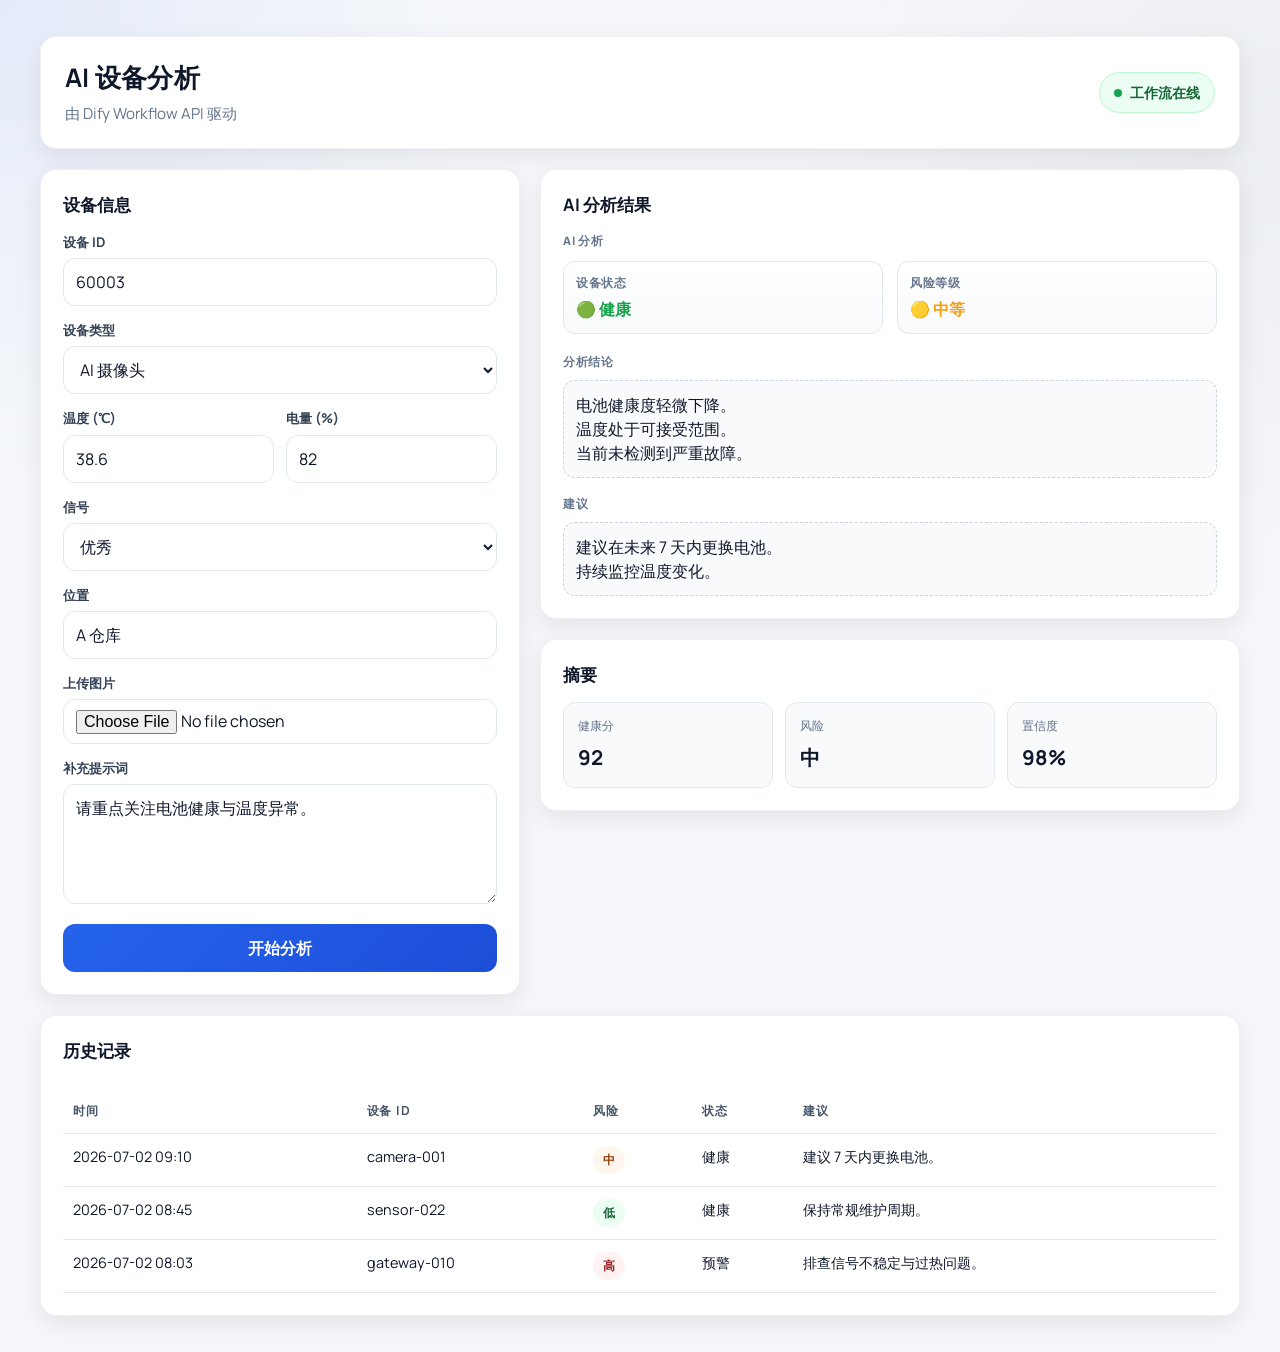
<file: workflow/Dify/index.html>
<!DOCTYPE html>
<html lang="zh-CN">
<head>
  <meta charset="UTF-8" />
  <meta name="viewport" content="width=device-width, initial-scale=1.0" />
  <title>AI 设备分析 Demo</title>
  <link rel="preconnect" href="https://fonts.googleapis.com" />
  <link rel="preconnect" href="https://fonts.gstatic.com" crossorigin />
  <link href="https://fonts.googleapis.com/css2?family=Manrope:wght@400;500;600;700;800&display=swap" rel="stylesheet" />
  <link rel="stylesheet" href="style.css" />
</head>
<body>
  <div class="app-shell">
    <header class="page-header card fade-in">
      <div>
        <h1>AI 设备分析</h1>
        <p>由 Dify Workflow API 驱动</p>
      </div>
      <div class="status-badge" aria-label="工作流在线状态">
        <span class="dot" aria-hidden="true"></span>
        <span>工作流在线</span>
      </div>
    </header>

    <main class="main-grid">
      <section class="card fade-in device-card" style="--delay: 0.08s;">
        <h2>设备信息</h2>

        <form id="deviceForm" novalidate>
          <div class="field-group">
            <label for="deviceId">设备 ID</label>
            <input id="deviceId" name="deviceId" type="number" value="60003" />
          </div>

          <div class="field-group">
            <label for="deviceType">设备类型</label>
            <select id="deviceType" name="deviceType">
              <option value="AI Camera" selected>AI 摄像头</option>
              <option value="Sensor">传感器</option>
              <option value="Gateway">网关</option>
            </select>
          </div>

          <div class="two-col">
            <div class="field-group">
              <label for="temperature">温度 (℃)</label>
              <input id="temperature" name="temperature" type="number" step="0.1" value="38.6" />
            </div>

            <div class="field-group">
              <label for="battery">电量 (%)</label>
              <input id="battery" name="battery" type="number" value="82" min="0" max="100" />
            </div>
          </div>

          <div class="field-group">
            <label for="signal">信号</label>
            <select id="signal" name="signal">
              <option value="Excellent" selected>优秀</option>
              <option value="Good">良好</option>
              <option value="Weak">较弱</option>
              <option value="Lost">丢失</option>
            </select>
          </div>

          <div class="field-group">
            <label for="location">位置</label>
            <input id="location" name="location" type="text" value="A 仓库" />
          </div>

          <div class="field-group">
            <label for="image">上传图片</label>
            <input id="image" name="image" type="file" accept="image/*" />
          </div>

          <div class="field-group">
            <label for="prompt">补充提示词</label>
            <textarea id="prompt" name="prompt" rows="4">请重点关注电池健康与温度异常。</textarea>
          </div>

          <button id="analyzeBtn" type="submit" class="analyze-btn">
            <span class="btn-spinner" aria-hidden="true"></span>
            <span class="btn-label">开始分析</span>
          </button>
        </form>
      </section>

      <section class="right-column">
        <article class="card fade-in result-card" style="--delay: 0.14s;">
          <h2>AI 分析结果</h2>

          <div class="result-block">
            <p class="meta-label">AI 分析</p>
          </div>

          <div class="result-grid">
            <div class="result-item">
              <span class="meta-label">设备状态</span>
              <strong id="statusText" class="status-text healthy">🟢 健康</strong>
            </div>
            <div class="result-item">
              <span class="meta-label">风险等级</span>
              <strong id="riskText" class="risk-text medium">🟡 中等</strong>
            </div>
          </div>

          <div class="result-block">
            <span class="meta-label">分析结论</span>
            <p id="analysisText" class="analysis-panel">电池健康度轻微下降。
温度处于可接受范围。
当前未检测到严重故障。</p>
          </div>

          <div class="result-block">
            <span class="meta-label">建议</span>
            <p id="suggestionText" class="suggestion-panel">建议在未来 7 天内更换电池。
持续监控温度变化。</p>
          </div>
        </article>

        <article class="card fade-in summary-card" style="--delay: 0.18s;">
          <h3>摘要</h3>
          <div class="summary-grid">
            <div class="mini-card">
              <span class="mini-label">健康分</span>
              <strong id="scoreText">92</strong>
            </div>
            <div class="mini-card">
              <span class="mini-label">风险</span>
              <strong id="riskSummaryText">中</strong>
            </div>
            <div class="mini-card">
              <span class="mini-label">置信度</span>
              <strong id="confidenceText">98%</strong>
            </div>
          </div>
        </article>
      </section>
    </main>

    <section class="card fade-in history-card" style="--delay: 0.22s;">
      <div class="history-head">
        <h3>历史记录</h3>
      </div>
      <div class="table-wrap">
        <table>
          <thead>
            <tr>
              <th>时间</th>
              <th>设备 ID</th>
              <th>风险</th>
              <th>状态</th>
              <th>建议</th>
            </tr>
          </thead>
          <tbody id="historyBody">
            <tr>
              <td>2026-07-02 09:10</td>
              <td>camera-001</td>
              <td><span class="chip chip-warning">中</span></td>
              <td>健康</td>
              <td>建议 7 天内更换电池。</td>
            </tr>
            <tr>
              <td>2026-07-02 08:45</td>
              <td>sensor-022</td>
              <td><span class="chip chip-success">低</span></td>
              <td>健康</td>
              <td>保持常规维护周期。</td>
            </tr>
            <tr>
              <td>2026-07-02 08:03</td>
              <td>gateway-010</td>
              <td><span class="chip chip-danger">高</span></td>
              <td>预警</td>
              <td>排查信号不稳定与过热问题。</td>
            </tr>
          </tbody>
        </table>
      </div>
    </section>
  </div>

  <script src="script.js"></script>
</body>
</html>
</file>
<file: workflow/Dify/style.css>
:root {
  /* Core brand tokens for enterprise dashboard look */
  --primary: #2563eb;
  --success: #16a34a;
  --warning: #f59e0b;
  --danger: #dc2626;

  /* Surface and typography tokens */
  --bg: #f5f7fa;
  --card-bg: #ffffff;
  --text-main: #0f172a;
  --text-sub: #64748b;
  --line: #e2e8f0;

  /* Shared shape and depth */
  --radius: 16px;
  --shadow: 0 8px 24px rgba(0, 0, 0, 0.08);
}

* {
  box-sizing: border-box;
}

html,
body {
  margin: 0;
  padding: 0;
  min-height: 100%;
}

body {
  /* Light layered background to avoid flat UI while keeping white-card style */
  font-family: "Manrope", "Segoe UI", sans-serif;
  color: var(--text-main);
  background:
    radial-gradient(circle at 0% 0%, rgba(37, 99, 235, 0.08), transparent 26%),
    radial-gradient(circle at 100% 10%, rgba(15, 23, 42, 0.04), transparent 28%),
    var(--bg);
  line-height: 1.5;
}

.app-shell {
  width: min(1200px, calc(100% - 32px));
  margin: 36px auto;
  display: grid;
  gap: 20px;
}

.card {
  /* Unified card style used by all modules */
  background: var(--card-bg);
  border-radius: var(--radius);
  box-shadow: var(--shadow);
  border: 1px solid rgba(148, 163, 184, 0.16);
}

.page-header {
  padding: 22px 24px;
  display: flex;
  justify-content: space-between;
  align-items: center;
  gap: 14px;
}

.page-header h1 {
  margin: 0;
  font-size: clamp(1.4rem, 2vw, 1.8rem);
  letter-spacing: 0.01em;
}

.page-header p {
  margin: 6px 0 0;
  color: var(--text-sub);
  font-size: 0.95rem;
}

.status-badge {
  display: inline-flex;
  align-items: center;
  gap: 8px;
  padding: 9px 14px;
  border-radius: 999px;
  color: #166534;
  background: #ecfdf3;
  border: 1px solid #bbf7d0;
  font-weight: 700;
  white-space: nowrap;
  font-size: 0.88rem;
}

.dot {
  width: 8px;
  height: 8px;
  border-radius: 50%;
  background: var(--success);
}

.main-grid {
  display: grid;
  grid-template-columns: minmax(320px, 40%) minmax(420px, 60%);
  gap: 20px;
  align-items: start;
}

.device-card,
.result-card,
.summary-card,
.history-card {
  padding: 22px;
}

h2,
h3 {
  margin: 0 0 14px;
  font-size: 1.08rem;
}

#deviceForm {
  display: grid;
  gap: 14px;
}

.field-group {
  display: grid;
  gap: 6px;
}

label {
  font-size: 0.84rem;
  color: #334155;
  font-weight: 700;
}

input,
select,
textarea,
button {
  font: inherit;
}

input,
select,
textarea {
  width: 100%;
  border: 1px solid var(--line);
  border-radius: 12px;
  background: #fff;
  color: var(--text-main);
  padding: 11px 12px;
  transition: border-color 0.22s ease, box-shadow 0.22s ease;
}

input[type="file"] {
  padding: 9px 12px;
}

input:focus,
select:focus,
textarea:focus {
  outline: none;
  border-color: rgba(37, 99, 235, 0.7);
  box-shadow: 0 0 0 4px rgba(37, 99, 235, 0.12);
}

textarea {
  resize: vertical;
  min-height: 90px;
}

.two-col {
  display: grid;
  grid-template-columns: 1fr 1fr;
  gap: 12px;
}

.analyze-btn {
  /* Primary call-to-action with subtle lift on hover */
  width: 100%;
  margin-top: 6px;
  border: 0;
  border-radius: 12px;
  padding: 12px 16px;
  background: linear-gradient(135deg, #2563eb, #1d4ed8);
  color: #fff;
  font-weight: 800;
  cursor: pointer;
  display: inline-flex;
  align-items: center;
  justify-content: center;
  gap: 8px;
  transition: transform 0.24s ease, box-shadow 0.24s ease, filter 0.24s ease;
}

.analyze-btn:hover {
  transform: translateY(-1px);
  box-shadow: 0 12px 22px rgba(37, 99, 235, 0.24);
  filter: saturate(1.04);
}

.analyze-btn:active {
  transform: translateY(0);
}

.analyze-btn:disabled {
  cursor: not-allowed;
  opacity: 0.85;
}

.btn-spinner {
  width: 14px;
  height: 14px;
  border-radius: 50%;
  border: 2px solid rgba(255, 255, 255, 0.5);
  border-top-color: #ffffff;
  display: none;
}

.analyze-btn.loading .btn-spinner {
  display: inline-block;
  animation: spin 1s linear infinite;
}

.right-column {
  display: grid;
  gap: 20px;
}

.meta-label {
  color: var(--text-sub);
  text-transform: uppercase;
  letter-spacing: 0.06em;
  font-size: 0.72rem;
  font-weight: 800;
}

.result-grid {
  display: grid;
  grid-template-columns: 1fr 1fr;
  gap: 14px;
  margin-bottom: 14px;
}

.result-item {
  padding: 12px;
  border: 1px solid var(--line);
  border-radius: 12px;
  background: linear-gradient(180deg, #fff, #f8fafc);
  display: grid;
  gap: 6px;
}

.status-text,
.risk-text {
  font-size: 1rem;
}

.status-text.healthy {
  color: var(--success);
}

.status-text.warning {
  color: var(--warning);
}

.status-text.danger {
  color: var(--danger);
}

.risk-text.low {
  color: var(--success);
}

.risk-text.medium {
  color: var(--warning);
}

.risk-text.high {
  color: var(--danger);
}

.analysis-panel,
.suggestion-panel {
  margin: 8px 0 0;
  border: 1px dashed #cbd5e1;
  border-radius: 12px;
  background: #f8fafc;
  padding: 12px;
  white-space: pre-line;
}

.result-block + .result-block {
  margin-top: 12px;
}

.summary-grid {
  display: grid;
  grid-template-columns: repeat(3, 1fr);
  gap: 12px;
}

.mini-card {
  border: 1px solid var(--line);
  border-radius: 12px;
  padding: 14px;
  background: #f8fafc;
  display: grid;
  gap: 6px;
}

.mini-label {
  color: var(--text-sub);
  font-size: 0.78rem;
}

.mini-card strong {
  font-size: 1.28rem;
}

.history-head {
  display: flex;
  justify-content: space-between;
  align-items: center;
  margin-bottom: 12px;
}

.table-wrap {
  overflow-x: auto;
}

table {
  width: 100%;
  border-collapse: collapse;
  min-width: 700px;
}

th,
td {
  text-align: left;
  padding: 12px 10px;
  border-bottom: 1px solid #e2e8f0;
  font-size: 0.9rem;
  vertical-align: top;
}

th {
  color: #475569;
  font-size: 0.78rem;
  text-transform: uppercase;
  letter-spacing: 0.06em;
}

.chip {
  display: inline-flex;
  align-items: center;
  border-radius: 999px;
  padding: 5px 10px;
  font-size: 0.75rem;
  font-weight: 700;
}

.chip-success {
  color: #166534;
  background: #ecfdf3;
}

.chip-warning {
  color: #92400e;
  background: #fff7ed;
}

.chip-danger {
  color: #991b1b;
  background: #fef2f2;
}

.fade-in {
  /* Staggered intro motion for dashboard cards */
  animation: fadeInUp 0.52s ease forwards;
  animation-delay: var(--delay, 0s);
  opacity: 0;
}

@keyframes spin {
  to {
    transform: rotate(360deg);
  }
}

@keyframes fadeInUp {
  from {
    opacity: 0;
    transform: translateY(8px);
  }
  to {
    opacity: 1;
    transform: translateY(0);
  }
}

@media (max-width: 1024px) {
  .app-shell {
    width: min(1200px, calc(100% - 24px));
    margin: 20px auto 28px;
  }

  .main-grid {
    grid-template-columns: 1fr;
  }
}

@media (max-width: 640px) {
  .page-header {
    flex-direction: column;
    align-items: flex-start;
  }

  .two-col,
  .result-grid,
  .summary-grid {
    grid-template-columns: 1fr;
  }

  .device-card,
  .result-card,
  .summary-card,
  .history-card {
    padding: 16px;
  }
}
</file>
